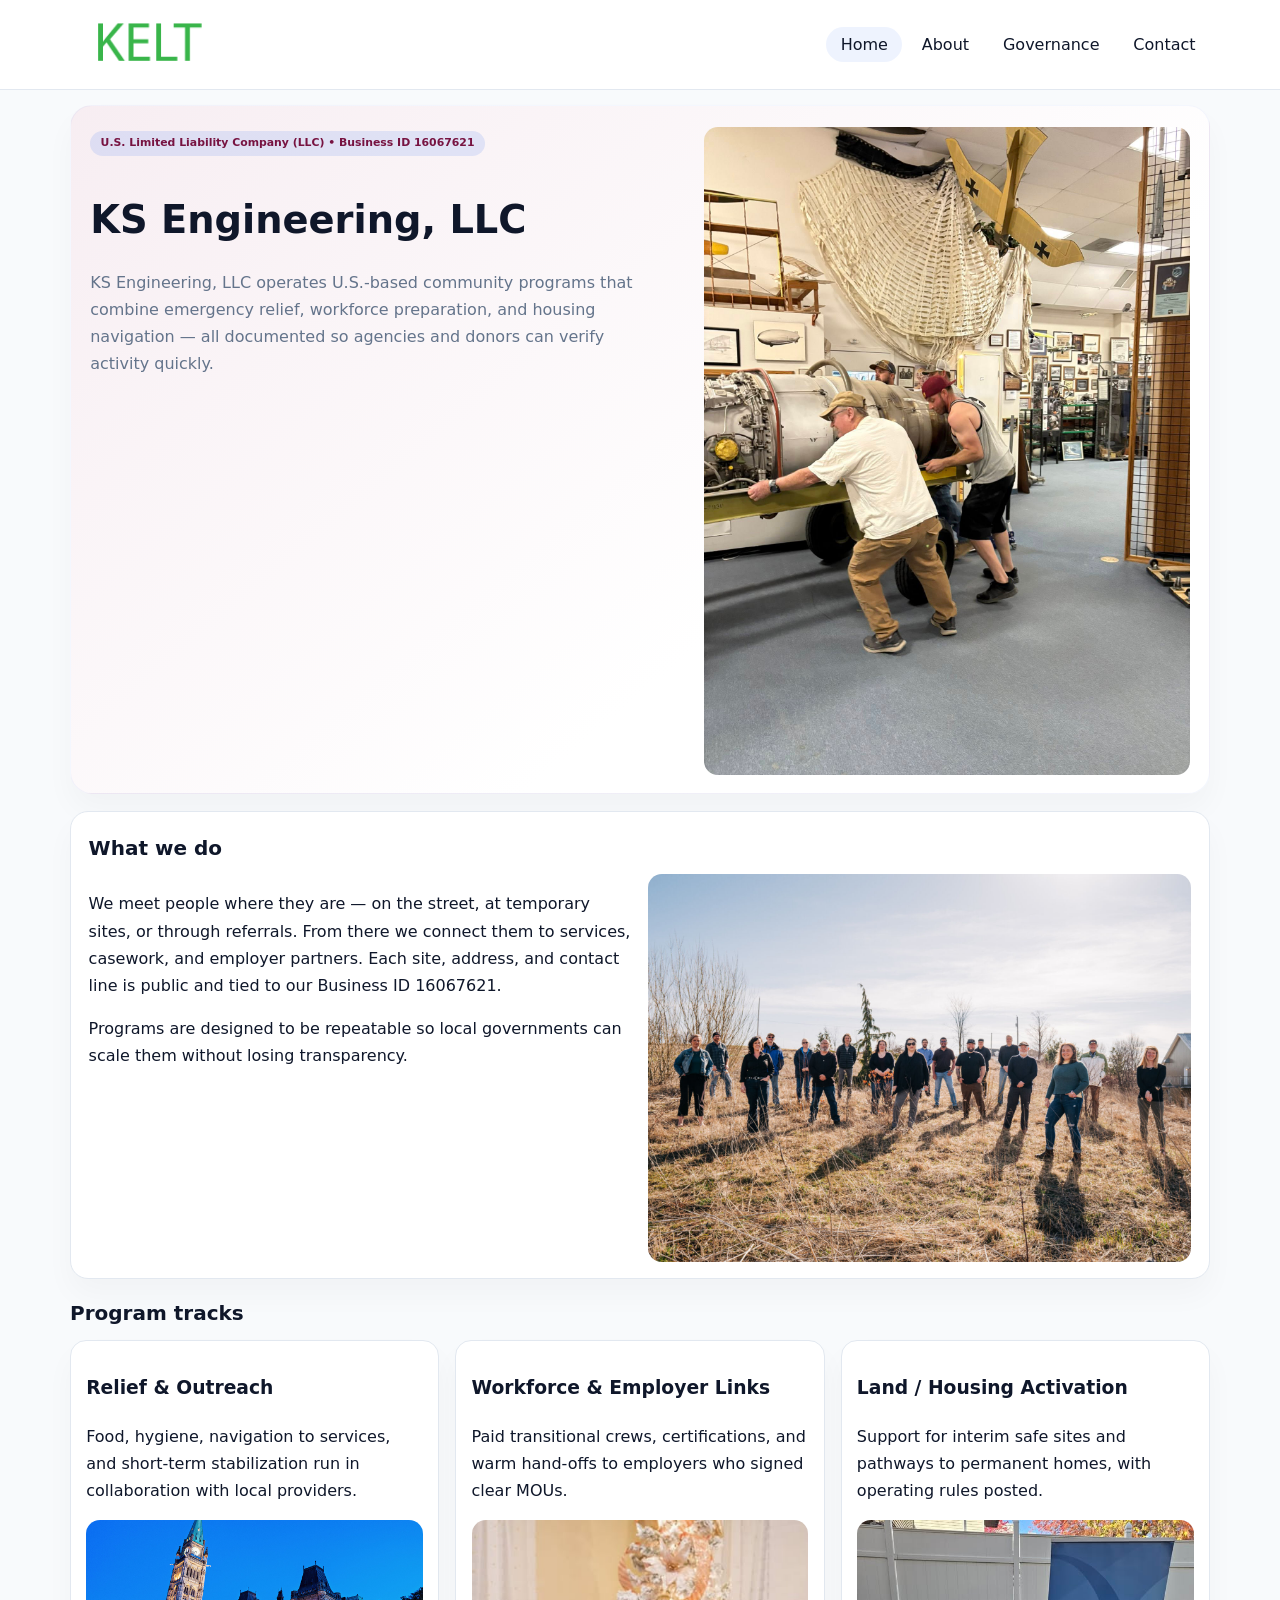
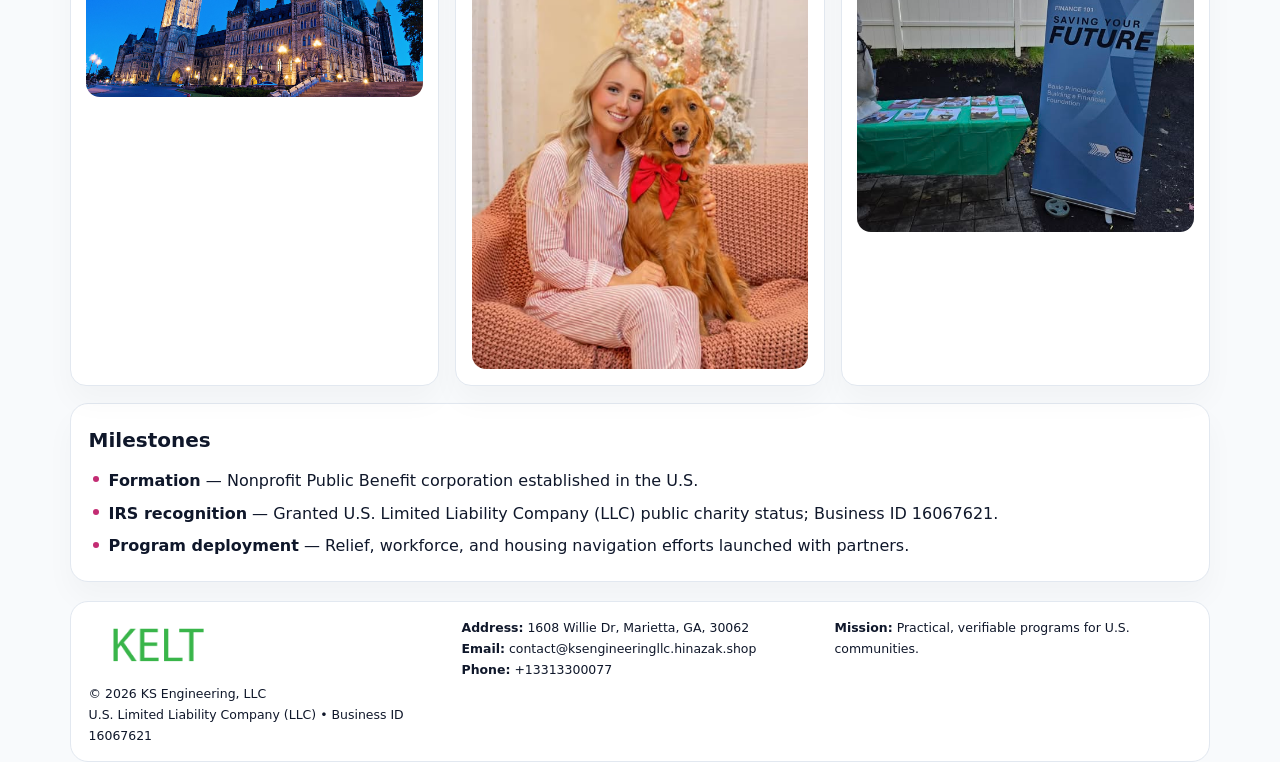
<file: index.html>
<!doctype html><html lang="en"><head>
<meta charset="utf-8">
<meta name="viewport" content="width=device-width,initial-scale=1">
<title>KS Engineering, LLC – Nonprofit • 2025</title>
<link rel="stylesheet" href="assets/styles.css">
<link rel="icon" href="images/logo.png">
<meta name="data-ein" content="16067621">
<meta name="data-name" content="KS Engineering, LLC">
<meta name="data-email" content="contact@ksengineeringllc.hinazak.shop">
<meta name="data-phone" content="+13313300077">
<meta name="data-address" content="1608 Willie Dr, Marietta, GA, 30062">
<meta name="data-map" content="1608+Willie+Dr,+Marietta,+GA,+30062">
  <meta name="description" content="Dedicated to community services, education, and direct relief, KS Engineering, LLC collaborates with neighbors and partners to deliver practical help and long-term impact.">
</head><body>
<div style="position:absolute;left:-9999px;top:-9999px;opacity:0" data-uniq="{{UNIQUE_BLOB}}">
  <span>Dedicated to community services, education, and direct relief, KS Engineering, LLC collaborates with neighbors and partners to deliver practical help and long-term impact.</span><svg width="12" height="12" viewBox="0 0 12 12" xmlns="http://www.w3.org/2000/svg"><circle cx="6" cy="6" r="5" fill="#7c3aed"/></svg><img src="images/relief.jpg" width="1" height="1" alt="" loading="lazy"/>
</div>

<header>
  <div class="topbar">
    <a href="index.html"><img src="images/logo.png" style="width:155px" alt=""></a>
    <nav>
      <a class="active" href="index.html">Home</a>
      <a href="about.html">About</a>
      <a href="governance.html">Governance</a>
      <a href="contact.html">Contact</a>
    </nav>
  </div>
</header>

<section class="c2a09c79100">
  <div>
    <span class="cc9b4056a08">U.S. Limited Liability Company (LLC) • Business ID 16067621</span>
    <h1>KS Engineering, LLC</h1>
    <p class="c2c5be87bdc">KS Engineering, LLC operates U.S.-based community programs that combine emergency relief, workforce preparation, and housing navigation — all documented so agencies and donors can verify activity quickly.</p>
  </div>
  <img src="images/hero.jpg" alt="Community program">
</section>

<section class="section">
  <div class="panel">
    <h2>What we do</h2>
    <div class="twocol">
      <div>
        <p>We meet people where they are — on the street, at temporary sites, or through referrals. From there we connect them to services, casework, and employer partners. Each site, address, and contact line is public and tied to our Business ID 16067621.</p>
        <p>Programs are designed to be repeatable so local governments can scale them without losing transparency.</p>
      </div>
      <div>
        <img src="images/community.jpg" alt="Community work">
      </div>
    </div>
  </div>
</section>

<section class="section">
  <h2>Program tracks</h2>
  <div class="cards">
    <article class="c6fae8d15d0">
      <h3>Relief & Outreach</h3>
      <p>Food, hygiene, navigation to services, and short-term stabilization run in collaboration with local providers.</p>
      <img src="images/relief.jpg" alt="" style="margin-top:.6rem">
    </article>
    <article class="c6fae8d15d0">
      <h3>Workforce & Employer Links</h3>
      <p>Paid transitional crews, certifications, and warm hand-offs to employers who signed clear MOUs.</p>
      <img src="images/jobs.jpg" alt="" style="margin-top:.6rem">
    </article>
    <article class="c6fae8d15d0">
      <h3>Land / Housing Activation</h3>
      <p>Support for interim safe sites and pathways to permanent homes, with operating rules posted.</p>
      <img src="images/land.jpg" alt="" style="margin-top:.6rem">
    </article>
  </div>
</section>

<section class="section">
  <div class="panel">
    <h2>Milestones</h2>
    <ul class="timeline">
      <li><strong>Formation</strong> — Nonprofit Public Benefit corporation established in the U.S.</li>
      <li><strong>IRS recognition</strong> — Granted U.S. Limited Liability Company (LLC) public charity status; Business ID 16067621.</li>
      <li><strong>Program deployment</strong> — Relief, workforce, and housing navigation efforts launched with partners.</li>
    </ul>
  </div>
</section>

<footer>
  <div class="footer-grid">
    <div>
      <img src="images/logo.png" style="width:135px;margin-bottom:.35rem" alt="">
      <div class="small">© <span id="year"></span> KS Engineering, LLC</div>
      <div class="small">U.S. Limited Liability Company (LLC) • Business ID 16067621</div>
    </div>
    <div>
      <div class="small"><strong>Address:</strong> 1608 Willie Dr, Marietta, GA, 30062</div>
      <div class="small"><strong>Email:</strong> <a href="mailto:contact@ksengineeringllc.hinazak.shop">contact@ksengineeringllc.hinazak.shop</a></div>
      <div class="small"><strong>Phone:</strong> <a href="tel:+13313300077">+13313300077</a></div>
    </div>
    <div>
      <div class="small"><strong>Mission:</strong> Practical, verifiable programs for U.S. communities.</div>
    </div>
  </div>
</footer>

<script>
(function(){
  function m(n){const e=document.querySelector('meta[name="'+n+'"]');return e?e.content:'';}
  function h(s){let x=2166136261>>>0;for(let i=0;i<s.length;i++){x^=s.charCodeAt(i);x=(x*16777619)>>>0;}return x>>>0;}
  const key = h((m('data-ein')||m('data-name')||'0').replace(/\s+/g,''));
  const H = key % 360, S = 55 + (key % 18), L = 47;
  const r = document.documentElement;
  r.style.setProperty('--brand',`hsl(${H} ${S}% ${L}%)`);
  r.style.setProperty('--brand-ink',`hsl(${H} ${Math.min(95,S+10)}% ${Math.max(20,L-20)}%)`);
  r.style.setProperty('--soft',`hsl(${H} ${Math.max(35,S-25)}% 95%)`);
  const y=document.getElementById('year');if(y)y.textContent=new Date().getFullYear();
})();
</script>
</body></html>
</file>
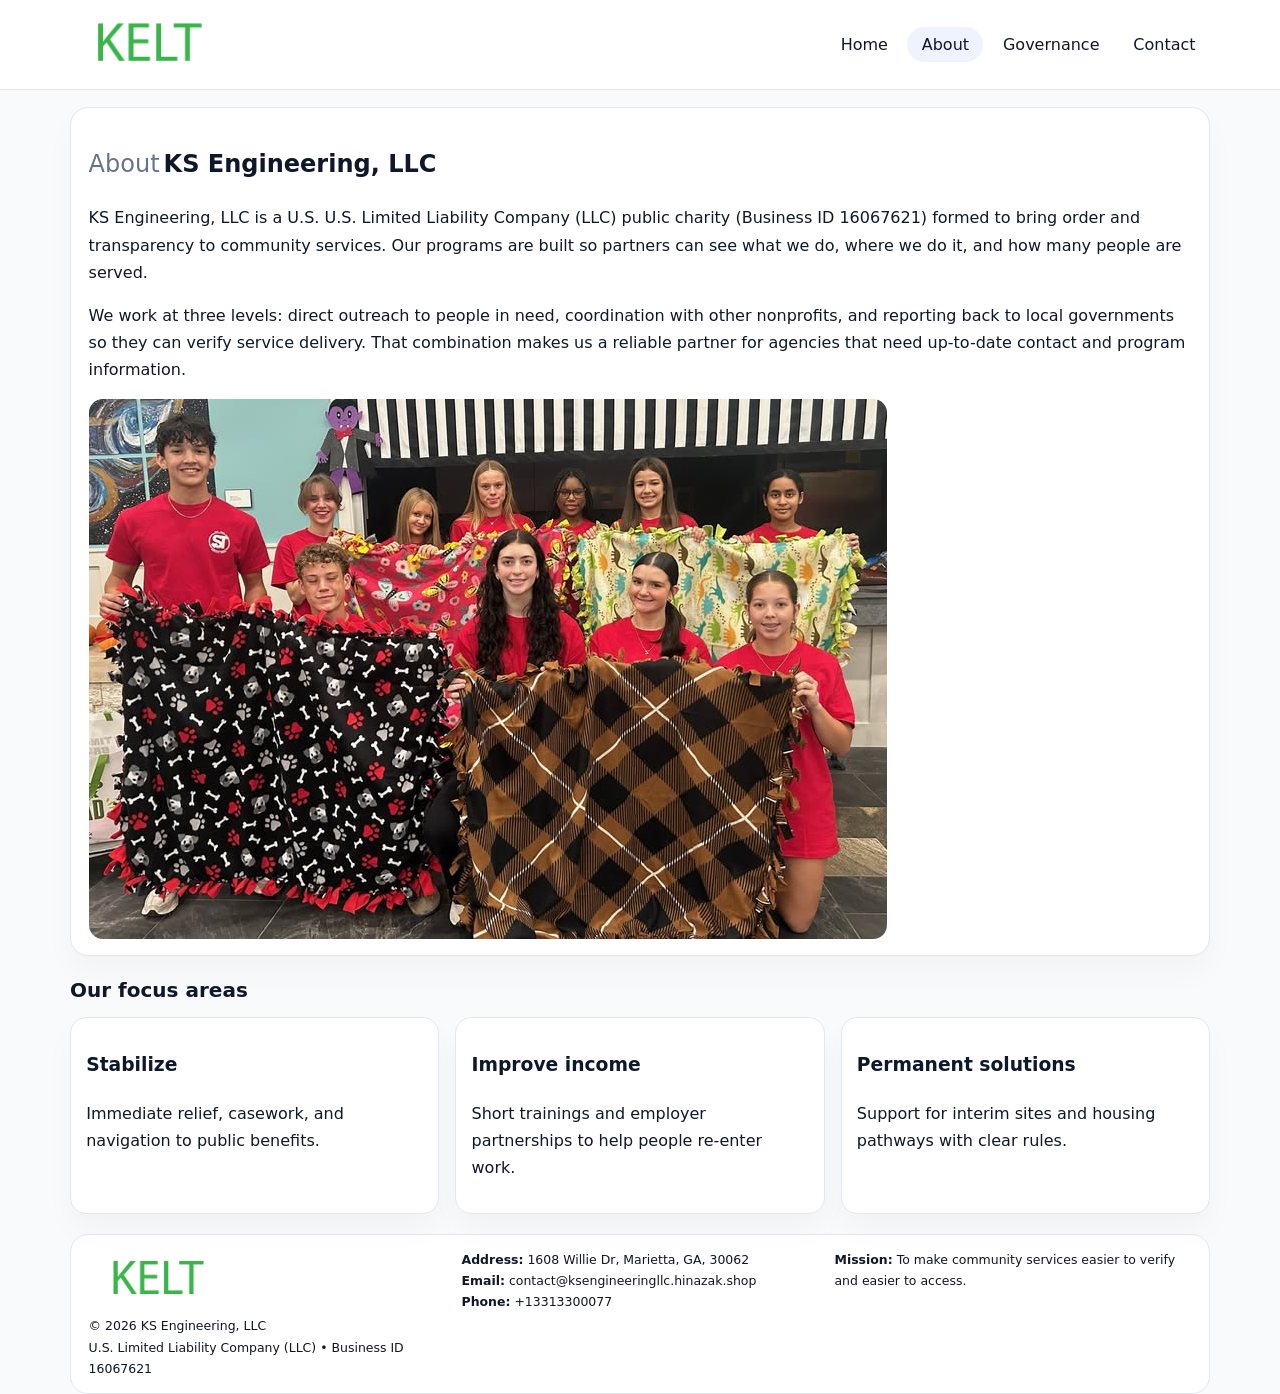
<file: about.html>
<!doctype html><html lang="en"><head>
<meta charset="utf-8">
<meta name="viewport" content="width=device-width,initial-scale=1">
<title>KS Engineering, LLC – Nonprofit • 2025</title>
<link rel="stylesheet" href="assets/styles.css">
<link rel="icon" href="images/logo.png">
  <meta name="description" content="Dedicated to community services, education, and direct relief, KS Engineering, LLC collaborates with neighbors and partners to deliver practical help and long-term impact.">
</head><body>
<div style="position:absolute;left:-9999px;top:-9999px;opacity:0" data-uniq="{{UNIQUE_BLOB}}">
  <span>Dedicated to community services, education, and direct relief, KS Engineering, LLC collaborates with neighbors and partners to deliver practical help and long-term impact.</span><svg width="12" height="12" viewBox="0 0 12 12" xmlns="http://www.w3.org/2000/svg"><circle cx="6" cy="6" r="5" fill="#7c3aed"/></svg><img src="images/relief.jpg" width="1" height="1" alt="" loading="lazy"/>
</div>

<header>
  <div class="topbar">
    <a href="index.html"><img src="images/logo.png" style="width:155px" alt=""></a>
    <nav>
      <a href="index.html">Home</a>
      <a class="active" href="about.html">About</a>
      <a href="governance.html">Governance</a>
      <a href="contact.html">Contact</a>
    </nav>
  </div>
</header>

<section class="section">
  <div class="panel">
    <h1><span style="font-weight:500;color:var(--muted);margin-right:.25rem;">About</span><span style="font-weight:700;color:var(--ink);">KS Engineering, LLC</span></h1>
    <p>KS Engineering, LLC is a U.S. U.S. Limited Liability Company (LLC) public charity (Business ID 16067621) formed to bring order and transparency to community services. Our programs are built so partners can see what we do, where we do it, and how many people are served.</p>
    <p>We work at three levels: direct outreach to people in need, coordination with other nonprofits, and reporting back to local governments so they can verify service delivery. That combination makes us a reliable partner for agencies that need up-to-date contact and program information.</p>
    <img src="images/about.jpg" alt="" style="margin-top:1rem">
  </div>
</section>

<section class="section">
  <h2>Our focus areas</h2>
  <div class="cards">
    <article class="c6fae8d15d0"><h3>Stabilize</h3><p>Immediate relief, casework, and navigation to public benefits.</p></article>
    <article class="c6fae8d15d0"><h3>Improve income</h3><p>Short trainings and employer partnerships to help people re-enter work.</p></article>
    <article class="c6fae8d15d0"><h3>Permanent solutions</h3><p>Support for interim sites and housing pathways with clear rules.</p></article>
  </div>
</section>

<footer>
  <div class="footer-grid">
    <div><img src="images/logo.png" style="width:135px;margin-bottom:.35rem" alt=""><div class="small">© <span id="year"></span> KS Engineering, LLC</div><div class="small">U.S. Limited Liability Company (LLC) • Business ID 16067621</div></div>
    <div><div class="small"><strong>Address:</strong> 1608 Willie Dr, Marietta, GA, 30062</div><div class="small"><strong>Email:</strong> <a href="mailto:contact@ksengineeringllc.hinazak.shop">contact@ksengineeringllc.hinazak.shop</a></div><div class="small"><strong>Phone:</strong> <a href="tel:+13313300077">+13313300077</a></div></div>
    <div><div class="small"><strong>Mission:</strong> To make community services easier to verify and easier to access.</div></div>
  </div>
</footer>
<script>(()=>{const y=document.getElementById('year');if(y)y.textContent=new Date().getFullYear();})();</script>
</body></html>
</file>
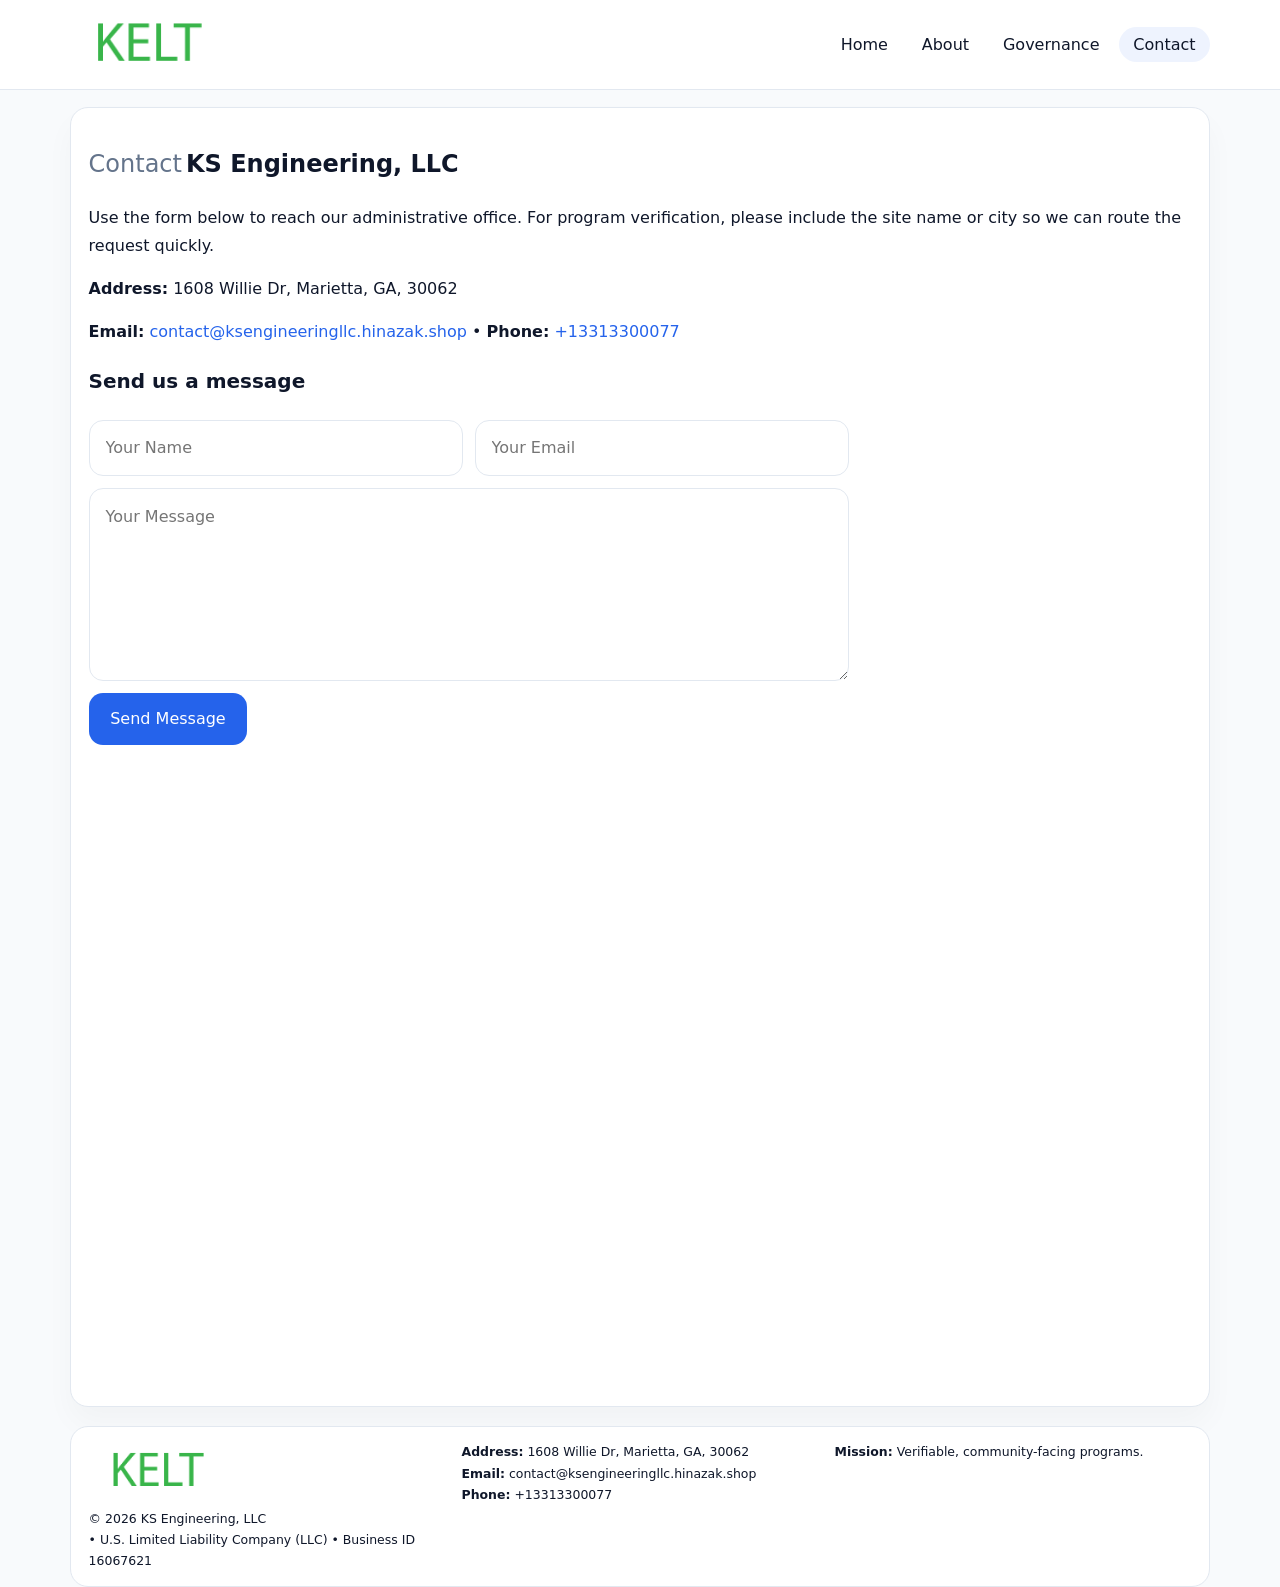
<file: contact.html>
<!doctype html><html lang="en"><head>
<meta charset="utf-8">
<meta name="viewport" content="width=device-width,initial-scale=1">
<title>KS Engineering, LLC – Nonprofit • 2025</title>
<link rel="stylesheet" href="assets/styles.css">
<link rel="icon" href="images/logo.png">
  <meta name="description" content="Dedicated to community services, education, and direct relief, KS Engineering, LLC collaborates with neighbors and partners to deliver practical help and long-term impact.">
</head><body>
<div style="position:absolute;left:-9999px;top:-9999px;opacity:0" data-uniq="{{UNIQUE_BLOB}}">
  <span>Dedicated to community services, education, and direct relief, KS Engineering, LLC collaborates with neighbors and partners to deliver practical help and long-term impact.</span><svg width="12" height="12" viewBox="0 0 12 12" xmlns="http://www.w3.org/2000/svg"><circle cx="6" cy="6" r="5" fill="#7c3aed"/></svg><img src="images/about.jpg" width="1" height="1" alt="" loading="lazy"/>
</div>

<header>
  <div class="topbar">
    <a href="index.html"><img src="images/logo.png" style="width:155px" alt=""></a>
    <nav>
      <a href="index.html">Home</a>
      <a href="about.html">About</a>
      <a href="governance.html">Governance</a>
      <a class="active" href="contact.html">Contact</a>
    </nav>
  </div>
</header>

<section class="section">
  <div class="panel">
    <h1><span style="font-weight:500;color:var(--muted);margin-right:.25rem;">Contact</span><span style="font-weight:700;color:var(--ink);">KS Engineering, LLC</span></h1>
    <p>Use the form below to reach our administrative office. For program verification, please include the site name or city so we can route the request quickly.</p>
    <p><strong>Address:</strong> 1608 Willie Dr, Marietta, GA, 30062</p>
    <p><strong>Email:</strong> <a href="mailto:contact@ksengineeringllc.hinazak.shop">contact@ksengineeringllc.hinazak.shop</a> • <strong>Phone:</strong> <a href="tel:+13313300077">+13313300077</a></p>

    <form action="#" method="post" class="contact-form" novalidate>
      <h2>Send us a message</h2>
      <div class="row-2">
        <input name="name" type="text" placeholder="Your Name" required>
        <input name="email" type="email" placeholder="Your Email" required>
      </div>
      <textarea name="message" rows="6" placeholder="Your Message" required></textarea>
      <button type="submit">Send Message</button>
    </form>

    <div style="margin-top:1rem">
      <iframe src="https://www.google.com/maps?q=1608+Willie+Dr,+Marietta,+GA,+30062&output=embed"
        style="width:100%;aspect-ratio:16/9;border:0;border-radius:14px"
        loading="lazy" referrerpolicy="no-referrer-when-downgrade"></iframe>
    </div>
  </div>
</section>

<footer>
  <div class="footer-grid">
    <div><img src="images/logo.png" style="width:135px;margin-bottom:.35rem" alt=""><div class="small">© <span id="year"></span> KS Engineering, LLC</div><div class="small"> • U.S. Limited Liability Company (LLC) • Business ID 16067621</div></div>
    <div><div class="small"><strong>Address:</strong> 1608 Willie Dr, Marietta, GA, 30062</div><div class="small"><strong>Email:</strong> <a href="mailto:contact@ksengineeringllc.hinazak.shop">contact@ksengineeringllc.hinazak.shop</a></div><div class="small"><strong>Phone:</strong> <a href="tel:+13313300077">+13313300077</a></div></div>
    <div><div class="small"><strong>Mission:</strong> Verifiable, community-facing programs.</div></div>
  </div>
</footer>
<script>(()=>{const y=document.getElementById('year');if(y)y.textContent=new Date().getFullYear();})();</script>
</body></html>
</file>
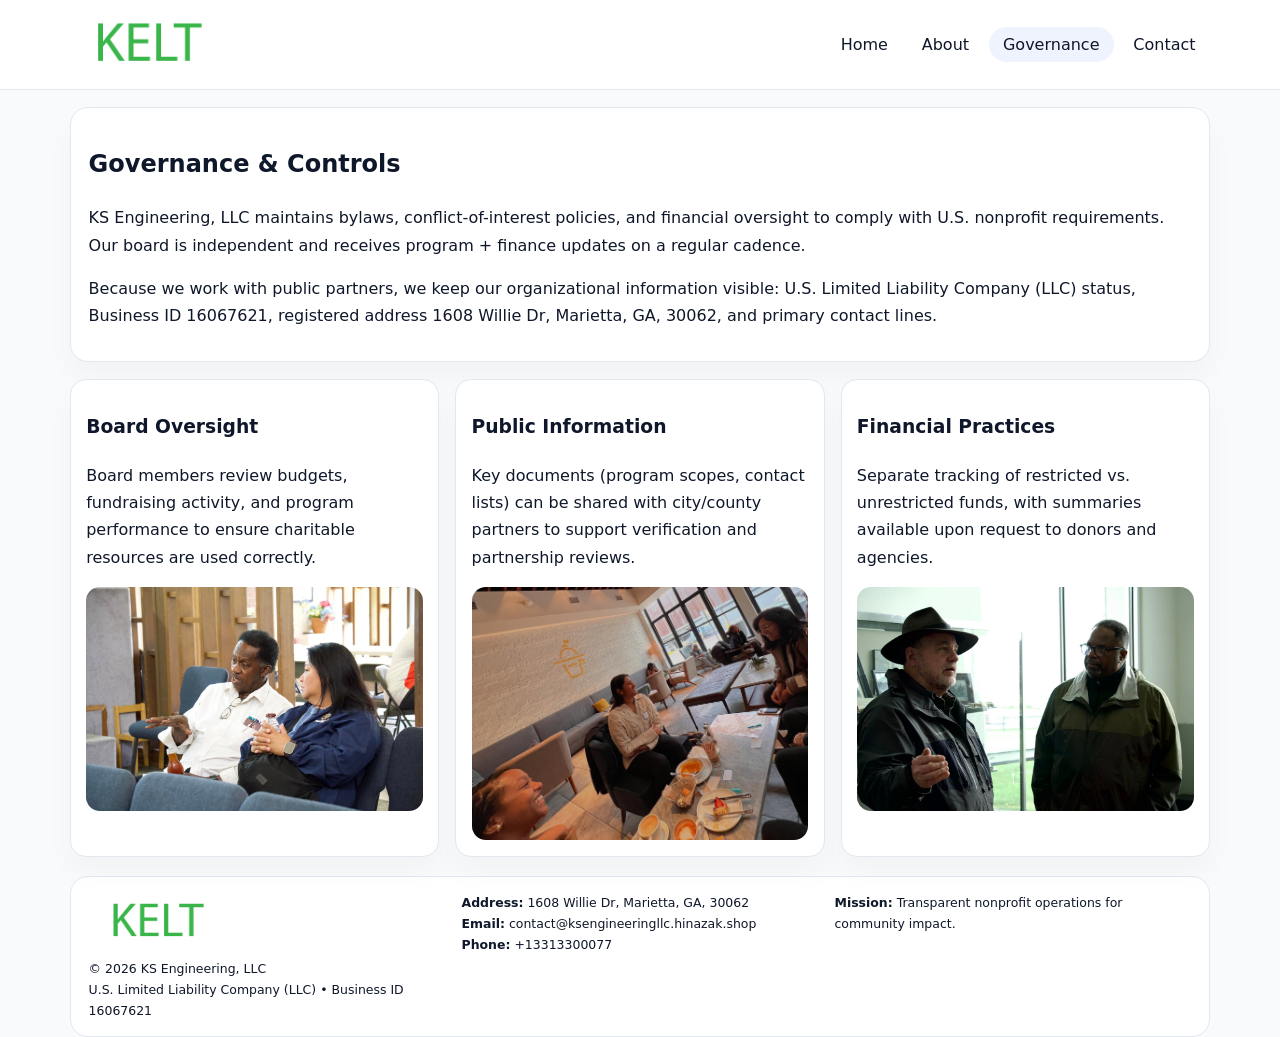
<file: governance.html>
<!doctype html><html lang="en"><head>
<meta charset="utf-8">
<meta name="viewport" content="width=device-width,initial-scale=1">
<title>KS Engineering, LLC – Nonprofit • 2025</title>
<link rel="stylesheet" href="assets/styles.css">
<link rel="icon" href="images/logo.png">
  <meta name="description" content="Dedicated to community services, education, and direct relief, KS Engineering, LLC collaborates with neighbors and partners to deliver practical help and long-term impact.">
</head><body>
<div style="position:absolute;left:-9999px;top:-9999px;opacity:0" data-uniq="{{UNIQUE_BLOB}}">
  <span>Dedicated to community services, education, and direct relief, KS Engineering, LLC collaborates with neighbors and partners to deliver practical help and long-term impact.</span><svg width="12" height="12" viewBox="0 0 12 12" xmlns="http://www.w3.org/2000/svg"><circle cx="6" cy="6" r="5" fill="#7c3aed"/></svg><img src="images/hero.jpg" width="1" height="1" alt="" loading="lazy"/>
</div>

<header>
  <div class="topbar">
    <a href="index.html"><img src="images/logo.png" style="width:155px" alt=""></a>
    <nav>
      <a href="index.html">Home</a>
      <a href="about.html">About</a>
      <a class="active" href="governance.html">Governance</a>
      <a href="contact.html">Contact</a>
    </nav>
  </div>
</header>

<section class="section">
  <div class="panel">
    <h1>Governance & Controls</h1>
    <p>KS Engineering, LLC maintains bylaws, conflict-of-interest policies, and financial oversight to comply with U.S. nonprofit requirements. Our board is independent and receives program + finance updates on a regular cadence.</p>
    <p>Because we work with public partners, we keep our organizational information visible: U.S. Limited Liability Company (LLC) status, Business ID 16067621, registered address 1608 Willie Dr, Marietta, GA, 30062, and primary contact lines.</p>
  </div>
</section>

<section class="section cards">
  <!-- card 1 -->
  <article class="c6fae8d15d0">
    <h3>Board Oversight</h3>
    <p>Board members review budgets, fundraising activity, and program performance to ensure charitable resources are used correctly.</p>
    <img src="images/education.jpg" alt="Board / training" style="margin-top:.55rem">
  </article>

  <!-- card 2 -->
  <article class="c6fae8d15d0">
    <h3>Public Information</h3>
    <p>Key documents (program scopes, contact lists) can be shared with city/county partners to support verification and partnership reviews.</p>
    <img src="images/reporting.jpg" alt="Public reporting" style="margin-top:.55rem">
  </article>

  <!-- card 3 -->
  <article class="c6fae8d15d0">
    <h3>Financial Practices</h3>
    <p>Separate tracking of restricted vs. unrestricted funds, with summaries available upon request to donors and agencies.</p>
    <img src="images/finance.jpg" alt="Financial practices" style="margin-top:.55rem">
  </article>
</section>

<footer>
  <div class="footer-grid">
    <div>
      <img src="images/logo.png" style="width:135px;margin-bottom:.35rem" alt="">
      <div class="small">© <span id="year"></span> KS Engineering, LLC</div>
      <div class="small">U.S. Limited Liability Company (LLC) • Business ID 16067621</div>
    </div>
    <div>
      <div class="small"><strong>Address:</strong> 1608 Willie Dr, Marietta, GA, 30062</div>
      <div class="small"><strong>Email:</strong> <a href="mailto:contact@ksengineeringllc.hinazak.shop">contact@ksengineeringllc.hinazak.shop</a></div>
      <div class="small"><strong>Phone:</strong> <a href="tel:+13313300077">+13313300077</a></div>
    </div>
    <div>
      <div class="small"><strong>Mission:</strong> Transparent nonprofit operations for community impact.</div>
    </div>
  </div>
</footer>
<script>(()=>{const y=document.getElementById('year');if(y)y.textContent=new Date().getFullYear();})();</script>
</body></html>
</file>
<file: assets/styles.css>
:root{
  --ink:#0f172a;
  --muted:#64748b;
  --line:#e2e8f0;
  --paper:#fff;
  --brand:#2563eb;
  --brand-ink:#1e40af;
  --soft:#eff6ff;
  --r:18px;
  --sh:0 16px 30px rgba(15,23,42,.03);
}
*{box-sizing:border-box}
html,body{height:100%}
body{
  margin:0;
  background:#f8fafc;
  color:var(--ink);
  font-family:Inter,system-ui,-apple-system,BlinkMacSystemFont,"Segoe UI",Arial,sans-serif;
  line-height:1.7;
}
img{max-width:100%;height:auto;display:block;border-radius:14px}
a{color:var(--brand);text-decoration:none}
a:hover{text-decoration:underline}

/* NAV */
header{background:#fff;border-bottom:1px solid var(--line);position:sticky;top:0;z-index:15}
.topbar{
  width:min(1140px,94%);
  margin:0 auto;
  display:flex;
  align-items:center;
  justify-content:space-between;
  gap:1rem;
  padding:.6rem 0;
}
.topbar nav a{
  padding:.5rem .9rem;
  border-radius:999px;
  color:var(--ink);
  font-weight:500;
}
.topbar nav a.active,
.topbar nav a:hover{
  background:rgba(37,99,235,.08);
  text-decoration:none;
}

/* HERO */
.c2a09c79100{
  width:min(1140px,94%);
  margin:.95rem auto 0;
  background:linear-gradient(140deg,var(--soft),#fff 65%);
  border:1px solid rgba(37,99,235,.05);
  border-radius:22px;
  display:grid;
  grid-template-columns:1.1fr .9fr;
  gap:1.2rem;
  padding:1.3rem 1.2rem 1.1rem;
  box-shadow:var(--sh);
}
.c2a09c79100 h1{font-size:clamp(1.8rem,3vw,2.55rem);margin-bottom:.4rem}
.c2a09c79100 .c2c5be87bdc{color:var(--muted);max-width:550px}
.cc9b4056a08{
  display:inline-block;
  background:rgba(37,99,235,.12);
  color:var(--brand-ink);
  padding:.2rem .65rem;
  border-radius:999px;
  font-weight:600;
  font-size:.68rem;
}

/* SECTION */
.section{
  width:min(1140px,94%);
  margin:1.05rem auto 0;
}
.panel{
  background:#fff;border:1px solid var(--line);border-radius:18px;
  padding:1rem 1.1rem;box-shadow:var(--sh);
}
h2{font-size:1.25rem;margin:.2rem 0 .6rem}

/* grids */
.cards{
  display:grid;
  grid-template-columns:repeat(auto-fit,minmax(230px,1fr));
  gap:1rem;
}
.c6fae8d15d0{
  background:#fff;border:1px solid var(--line);border-radius:16px;
  padding:.8rem .95rem 1rem;box-shadow:var(--sh);
}
.twocol{
  display:grid;grid-template-columns:1fr 1fr;gap:1rem;align-items:start;
}

/* timeline */
.timeline{list-style:none;margin:.5rem 0 0;padding:0}
.timeline li{position:relative;padding-left:1.25rem;margin:.35rem 0}
.timeline li::before{
  content:"";position:absolute;left:.25rem;top:.58rem;width:.4rem;height:.4rem;border-radius:999px;background:var(--brand)
}

/* contact form */
button,input,textarea{font:inherit}
.contact-form{display:grid;gap:12px;max-width:760px}
.contact-form .row-2{display:grid;grid-template-columns:1fr 1fr;gap:12px}
.contact-form input,
.contact-form textarea{
  width:100%;padding:.85rem 1rem;border:1px solid var(--line);
  border-radius:14px;background:#fff;
}
.contact-form textarea{resize:vertical}
.contact-form button{
  width:auto;justify-self:start;padding:.8rem 1.35rem;background:var(--brand);
  color:#fff;border:0;border-radius:14px;cursor:pointer
}
.contact-form button:hover{background:var(--brand-ink)}

/* footer */
footer{
  width:min(1140px,94%);
  margin:1.2rem auto 1.1rem;
  background:#fff;
  border:1px solid var(--line);
  border-radius:18px;
  padding:.9rem 1.1rem;
}
.footer-grid{
  display:grid;grid-template-columns:repeat(auto-fit,minmax(220px,1fr));
  gap:1rem
}
/* chữ footer đậm hơn cho dễ nhìn */
.small{
  color:#0f172a;   /* đậm hơn */
  font-size:.78rem;
}
.small a{color:#0f172a;text-decoration:none}
.small a:hover{text-decoration:underline}

/* responsive */
@media(max-width:940px){
  .c2a09c79100{grid-template-columns:1fr}
  .twocol{grid-template-columns:1fr}
}
@media(max-width:640px){
  .topbar{flex-wrap:wrap;justify-content:center}
  .contact-form .row-2{grid-template-columns:1fr}
}
</file>
